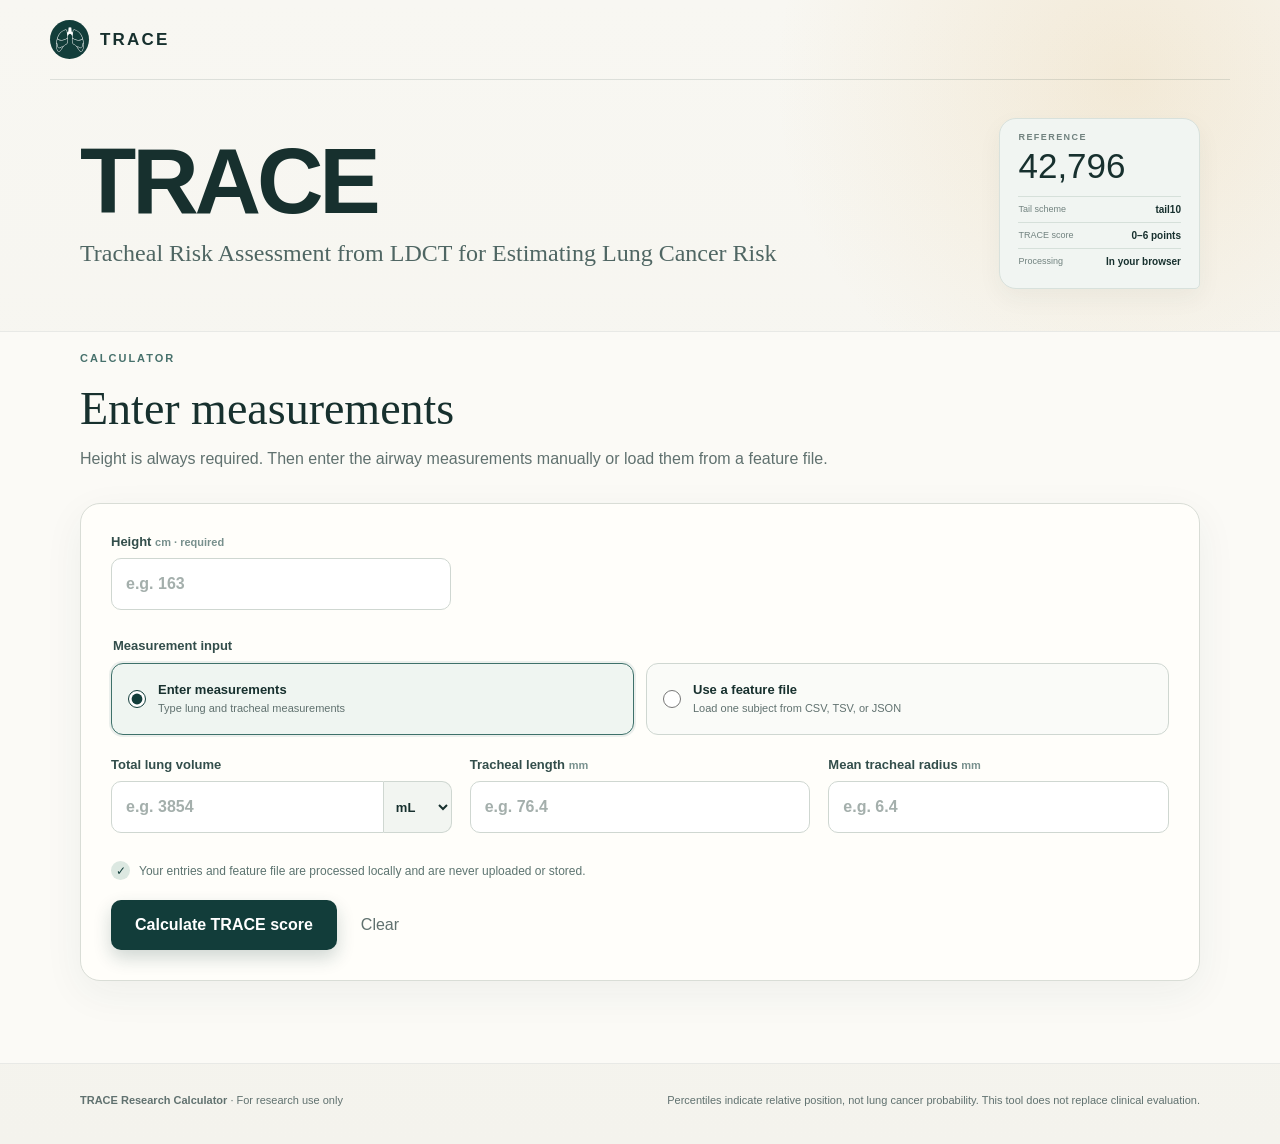
<file: index.html>
<!doctype html>
<html lang="en">
  <head>
    <meta charset="utf-8" />
    <meta name="viewport" content="width=device-width, initial-scale=1" />
    <meta
      name="description"
      content="Calculate TLTI, TLHI, TCDI phenotypes and TRACE risk groups using fixed parameters from the Discovery cohort."
    />
    <meta name="theme-color" content="#123d3a" />
    <title>TRACE Phenotype &amp; Risk Stratification Calculator</title>
    <link rel="stylesheet" href="assets/styles.css" />
  </head>
  <body>
    <div class="page-shell">
      <header class="site-header">
        <a class="brand" href="#top" aria-label="TRACE home">
          <span class="brand-mark" aria-hidden="true">
            <img src="assets/logo.svg" alt="" />
          </span>
          <strong>TRACE</strong>
        </a>
      </header>

      <main id="top">
        <section class="hero" aria-labelledby="hero-title">
          <div class="hero-copy">
            <h1 id="hero-title">TRACE</h1>
            <p class="hero-subtitle">Tracheal Risk Assessment from LDCT for Estimating Lung Cancer Risk</p>
          </div>
          <aside class="reference-card" aria-label="Reference cohort information">
            <span class="reference-label">REFERENCE</span>
            <strong>42,796</strong>
            <dl>
              <div><dt>Tail scheme</dt><dd>tail10</dd></div>
              <div><dt>TRACE score</dt><dd>0–6 points</dd></div>
              <div><dt>Processing</dt><dd>In your browser</dd></div>
            </dl>
          </aside>
        </section>

        <section class="calculator-section" id="calculator" aria-labelledby="calculator-title">
          <div class="section-heading">
            <p class="eyebrow">CALCULATOR</p>
            <h2 id="calculator-title">Enter measurements</h2>
            <p>Height is always required. Then enter the airway measurements manually or load them from a feature file.</p>
          </div>

          <form class="input-card" id="trace-form" novalidate>
            <div class="height-row">
              <label class="field">
                <span>Height <b>cm · required</b></span>
                <input
                  id="height"
                  name="heightCm"
                  type="number"
                  min="0"
                  step="any"
                  inputmode="decimal"
                  placeholder="e.g. 163"
                  required
                />
              </label>
            </div>

            <fieldset class="source-selector">
              <legend>Measurement input</legend>
              <div class="source-options">
                <label class="source-option">
                  <input type="radio" name="inputSource" value="manual" checked />
                  <span><strong>Enter measurements</strong><small>Type lung and tracheal measurements</small></span>
                </label>
                <label class="source-option">
                  <input type="radio" name="inputSource" value="file" />
                  <span><strong>Use a feature file</strong><small>Load one subject from CSV, TSV, or JSON</small></span>
                </label>
              </div>
            </fieldset>

            <div class="input-panel" id="manual-panel">
              <div class="field-grid">
                <label class="field">
                  <span>Total lung volume</span>
                  <span class="volume-control">
                    <input
                      id="lung-volume"
                      name="lungVolume"
                      type="number"
                      min="0"
                      step="any"
                      inputmode="decimal"
                      placeholder="e.g. 3854"
                      required
                    />
                    <select id="lung-volume-unit" name="lungVolumeUnit" aria-label="Lung volume unit">
                      <option value="ml">mL</option>
                      <option value="mm3">mm³</option>
                    </select>
                  </span>
                </label>
                <label class="field">
                  <span>Tracheal length <b>mm</b></span>
                  <input
                    id="trachea-length"
                    name="tracheaLengthMm"
                    type="number"
                    min="0"
                    step="any"
                    inputmode="decimal"
                    placeholder="e.g. 76.4"
                    required
                  />
                </label>
                <label class="field">
                  <span>Mean tracheal radius <b>mm</b></span>
                  <input
                    id="trachea-radius"
                    name="tracheaRadiusMm"
                    type="number"
                    min="0"
                    step="any"
                    inputmode="decimal"
                    placeholder="e.g. 6.4"
                    required
                  />
                </label>
              </div>
            </div>

            <div class="input-panel file-panel" id="file-panel" hidden>
              <label class="field file-field">
                <span>Feature file <b>CSV, TSV, or JSON</b></span>
                <input
                  id="feature-file"
                  name="featureFile"
                  type="file"
                  accept=".csv,.tsv,.txt,.json,text/csv,text/tab-separated-values,application/json"
                  disabled
                />
              </label>
              <p class="file-help">
                The file must contain exactly one record with
                <code>trachea_length</code> (mm), <code>trachea_radius_avg</code> (mm), and
                <code>total_lung_volume_mm3</code> (mm³).
              </p>
              <dl class="file-preview" id="file-preview" hidden>
                <div><dt>File</dt><dd id="feature-file-name">—</dd></div>
                <div><dt>Lung volume</dt><dd id="feature-volume">—</dd></div>
                <div><dt>Tracheal length</dt><dd id="feature-length">—</dd></div>
                <div><dt>Mean tracheal radius</dt><dd id="feature-radius">—</dd></div>
              </dl>
            </div>

            <p class="privacy-note">
              <span aria-hidden="true">✓</span>
              Your entries and feature file are processed locally and are never uploaded or stored.
            </p>
            <div class="form-actions">
              <button class="primary-button" type="submit">Calculate TRACE score</button>
              <button class="text-button" type="reset">Clear</button>
            </div>
            <p class="form-error" id="form-error" role="alert" hidden></p>
          </form>

          <section class="results" id="results" aria-live="polite" hidden>
            <div class="result-summary">
              <div>
                <p class="eyebrow">YOUR TRACE RESULT</p>
                <h2>TRACE score</h2>
                <p class="result-caption">Sum of the three tail10 phenotype points</p>
              </div>
              <div class="score-display" aria-label="TRACE score">
                <strong id="score-value">—</strong><span>/ 6</span>
              </div>
              <div class="risk-display">
                <span>RISK GROUP</span>
                <strong id="risk-value">—</strong>
                <small id="risk-range">—</small>
              </div>
            </div>

            <div class="phenotype-grid" id="phenotype-grid"></div>

            <div class="score-strip" aria-label="TRACE score risk ranges">
              <div class="strip-labels"><span>Low risk 0–2</span><span>Intermediate risk 3–4</span><span>High risk 5–6</span></div>
              <div class="strip-track">
                <span class="strip-low"></span><span class="strip-intermediate"></span><span class="strip-high"></span>
                <i id="score-marker" aria-hidden="true"></i>
              </div>
            </div>
          </section>
        </section>

      </main>

      <footer>
        <p><strong>TRACE Research Calculator</strong> · For research use only</p>
        <p>Percentiles indicate relative position, not lung cancer probability. This tool does not replace clinical evaluation.</p>
      </footer>
    </div>

    <script src="assets/reference-data.js"></script>
    <script src="assets/calculator.js"></script>
    <script src="assets/app.js"></script>
  </body>
</html>
</file>
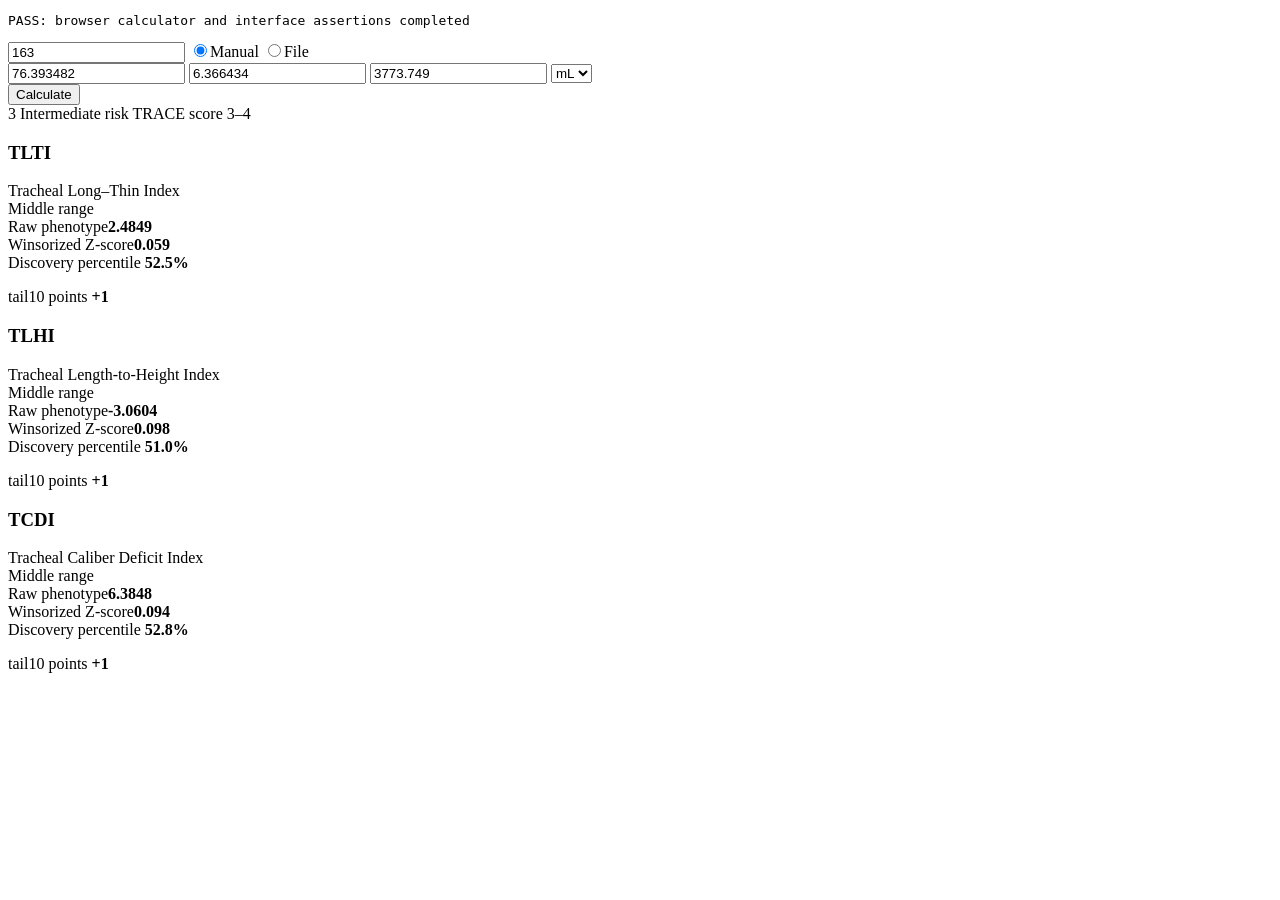
<file: tests/browser-test.html>
<!doctype html>
<html lang="en">
  <head><meta charset="utf-8"><title>TRACE browser test</title></head>
  <body data-status="RUNNING">
    <pre id="output">RUNNING</pre>
    <form id="trace-form">
      <input id="height" required>
      <label><input type="radio" name="inputSource" value="manual" checked>Manual</label>
      <label><input type="radio" name="inputSource" value="file">File</label>
      <div id="manual-panel">
        <input id="trachea-length" required>
        <input id="trachea-radius" required>
        <input id="lung-volume" required>
        <select id="lung-volume-unit"><option value="ml">mL</option></select>
      </div>
      <div id="file-panel" hidden>
        <input id="feature-file" type="file" disabled>
        <dl id="file-preview" hidden>
          <div><dd id="feature-file-name"></dd></div>
          <div><dd id="feature-volume"></dd></div>
          <div><dd id="feature-length"></dd></div>
          <div><dd id="feature-radius"></dd></div>
        </dl>
      </div>
      <button type="submit">Calculate</button>
    </form>
    <p id="form-error" hidden></p>
    <section id="results" hidden>
      <span id="score-value"></span>
      <span id="risk-value"></span>
      <span id="risk-range"></span>
      <div id="phenotype-grid"></div>
      <i id="score-marker"></i>
    </section>
    <script src="../assets/reference-data.js"></script>
    <script src="../assets/calculator.js"></script>
    <script src="../assets/app.js"></script>
    <script>
      (async function () {
        const output = document.getElementById("output");
        function assert(condition, message) {
          if (!condition) throw new Error(message);
        }
        async function waitFor(condition, message) {
          for (let attempt = 0; attempt < 100; attempt += 1) {
            if (condition()) return;
            await new Promise((resolve) => window.setTimeout(resolve, 10));
          }
          throw new Error(message);
        }
        try {
          const median = TRACECalculator.calculate({
            tracheaLengthMm: 76.393482,
            tracheaRadiusMm: 6.366434,
            lungVolumeMl: 3773.749,
            heightCm: 163,
          }, TRACE_REFERENCE);
          assert(median.score === 3, `median-like score: ${median.score}`);
          assert(median.riskGroup === "Intermediate", `median-like risk: ${median.riskGroup}`);

          const low = TRACECalculator.calculate({
            tracheaLengthMm: 50,
            tracheaRadiusMm: 10,
            lungVolumeMl: 1200,
            heightCm: 190,
          }, TRACE_REFERENCE);
          assert(low.score === 0 && low.riskGroup === "Low", "low case failed");

          const high = TRACECalculator.calculate({
            tracheaLengthMm: 130,
            tracheaRadiusMm: 3.5,
            lungVolumeMl: 9900,
            heightCm: 133,
          }, TRACE_REFERENCE);
          assert(high.score === 6 && high.riskGroup === "High", "high case failed");

          assert(
            Math.abs(median.phenotypes.TLTI.raw - Math.log(76.393482 / 6.366434)) < 1e-12,
            "TLTI formula failed",
          );

          const parsed = TRACECalculator.parseFeatureFile(
            "trachea_length,trachea_radius_avg,total_lung_volume_mm3\n76.393482,6.366434,3773749",
            "features.csv",
          );
          assert(parsed.lungVolumeMl === 3773.749, "feature-file volume conversion failed");
          const parsedJson = TRACECalculator.parseFeatureFile(JSON.stringify({
            trachea_length: 76.393482,
            trachea_radius_avg: 6.366434,
            total_lung_volume_mm3: 3773749,
          }), "features.json");
          assert(parsedJson.tracheaLengthMm === parsed.tracheaLengthMm, "JSON feature parsing failed");
          let multipleRowsRejected = false;
          try {
            TRACECalculator.parseFeatureFile(
              "trachea_length,trachea_radius_avg,total_lung_volume_mm3\n76,6,3700000\n77,7,3800000",
              "features.csv",
            );
          } catch (error) {
            multipleRowsRejected = /exactly one subject record/.test(error.message);
          }
          assert(multipleRowsRejected, "multiple feature records were not rejected");

          const fileRadio = document.querySelector('input[name="inputSource"][value="file"]');
          fileRadio.checked = true;
          fileRadio.dispatchEvent(new Event("change"));
          assert(document.getElementById("manual-panel").hidden, "manual panel did not hide");
          assert(!document.getElementById("file-panel").hidden, "file panel did not show");
          assert(document.getElementById("feature-file").required, "feature file is not required in file mode");

          const featureFile = new File([
            "trachea_length,trachea_radius_avg,total_lung_volume_mm3\n76.393482,6.366434,3773749",
          ], "features.csv", { type: "text/csv" });
          const fileTransfer = new DataTransfer();
          fileTransfer.items.add(featureFile);
          document.getElementById("feature-file").files = fileTransfer.files;
          document.getElementById("feature-file").dispatchEvent(new Event("change"));
          document.getElementById("height").value = 163;
          await waitFor(
            () => !document.getElementById("file-preview").hidden,
            "feature preview did not render",
          );
          document.getElementById("trace-form").requestSubmit();
          await new Promise((resolve) => window.setTimeout(resolve, 0));
          assert(document.getElementById("score-value").textContent === "3", "file-mode score failed");

          const manualRadio = document.querySelector('input[name="inputSource"][value="manual"]');
          manualRadio.checked = true;
          manualRadio.dispatchEvent(new Event("change"));

          document.getElementById("trachea-length").value = 76.393482;
          document.getElementById("trachea-radius").value = 6.366434;
          document.getElementById("lung-volume").value = 3773.749;
          document.getElementById("height").value = 163;
          document.getElementById("trace-form").requestSubmit();
          await new Promise((resolve) => window.setTimeout(resolve, 0));
          assert(!document.getElementById("results").hidden, "results did not render");
          assert(document.getElementById("score-value").textContent === "3", "rendered score failed");
          assert(document.getElementById("risk-value").textContent === "Intermediate risk", "rendered risk label failed");
          assert(!/[\u3400-\u9fff]/.test(document.getElementById("phenotype-grid").textContent), "dynamic interface contains Chinese text");
          document.body.dataset.status = "PASS";
          output.textContent = "PASS: browser calculator and interface assertions completed";
        } catch (error) {
          document.body.dataset.status = "FAIL";
          output.textContent = `FAIL: ${error.message}`;
        }
      })();
    </script>
  </body>
</html>
</file>
<file: assets/styles.css>
:root {
  --ink: #17302e;
  --muted: #60716f;
  --paper: #f4f3ed;
  --card: #fffefa;
  --forest: #123d3a;
  --forest-soft: #dce8e1;
  --rose: #ba675e;
  --line: #d9ddd6;
  --shadow: 0 24px 70px rgba(31, 61, 57, 0.12);
  color-scheme: light;
  font-family: Inter, ui-sans-serif, -apple-system, BlinkMacSystemFont, "Segoe UI",
    Arial, sans-serif;
  font-synthesis: none;
}

* { box-sizing: border-box; }

html { scroll-behavior: smooth; }

body {
  margin: 0;
  color: var(--ink);
  background:
    radial-gradient(circle at 88% 7%, rgba(214, 163, 74, 0.16), transparent 22rem),
    linear-gradient(180deg, #f8f7f2 0, var(--paper) 100%);
}

button, input, select { font: inherit; }

a { color: inherit; }

.page-shell { min-height: 100vh; overflow: hidden; }

.site-header {
  width: min(1180px, calc(100% - 40px));
  margin: 0 auto;
  min-height: 80px;
  display: flex;
  align-items: center;
  border-bottom: 1px solid rgba(23, 48, 46, 0.12);
}

.brand {
  display: inline-flex;
  gap: 11px;
  align-items: center;
  text-decoration: none;
}

.brand-mark {
  width: 39px;
  height: 39px;
  border-radius: 50%;
  display: grid;
  place-items: center;
  color: white;
  background: var(--forest);
}

.brand-mark img {
  display: block;
  width: 28px;
  height: 25px;
}

.brand strong { display: block; letter-spacing: 0.13em; font-size: 17px; }

.hero {
  width: min(1120px, calc(100% - 40px));
  margin: 0 auto;
  padding: 38px 0 42px;
  display: grid;
  grid-template-columns: minmax(0, 1.8fr) minmax(190px, 0.42fr);
  gap: 60px;
  align-items: center;
}

.eyebrow {
  margin: 0 0 18px;
  color: #47716c;
  font-size: 11px;
  font-weight: 750;
  letter-spacing: 0.18em;
}

h1, h2, h3, p { margin-top: 0; }

h1 {
  max-width: 780px;
  margin-bottom: 12px;
  font-family: Inter, ui-sans-serif, -apple-system, BlinkMacSystemFont, "Segoe UI", Arial, sans-serif;
  font-size: clamp(66px, 7.2vw, 96px);
  font-weight: 700;
  line-height: .95;
  letter-spacing: -0.045em;
}

.hero-subtitle {
  max-width: 700px;
  margin-bottom: 0;
  color: #4f6663;
  font-family: Georgia, "Times New Roman", serif;
  font-size: clamp(18px, 1.9vw, 24px);
  line-height: 1.35;
}

.reference-card {
  width: min(100%, 218px);
  justify-self: end;
  padding: 13px 18px 14px;
  border: 1px solid #d8e1dc;
  border-radius: 17px 17px 5px 17px;
  color: var(--ink);
  background: #f1f5f2;
  box-shadow: 0 9px 24px rgba(31, 61, 57, 0.05);
}

.reference-label {
  display: block;
  margin-bottom: 4px;
  color: #71827f;
  font-size: 9px;
  font-weight: 750;
  letter-spacing: 0.16em;
}

.reference-card > strong {
  display: block;
  font-family: inherit;
  font-size: 35px;
  font-weight: 500;
}

.reference-card dl { margin: 10px 0 0; }
.reference-card dl div { display: flex; justify-content: space-between; gap: 10px; padding: 7px 0; border-top: 1px solid #d6e0da; }
.reference-card dt { color: #71827f; font-size: 9px; }
.reference-card dd { margin: 0; font-size: 10px; font-weight: 700; }

.calculator-section {
  padding: 20px max(20px, calc((100% - 1120px) / 2)) 82px;
  background: #fbfaf6;
  border-top: 1px solid rgba(23, 48, 46, 0.08);
  border-bottom: 1px solid rgba(23, 48, 46, 0.08);
}

.section-heading { max-width: 760px; margin-bottom: 31px; }
.section-heading h2 { margin-bottom: 10px; font-family: Georgia, "Times New Roman", serif; font-size: clamp(31px, 4vw, 46px); font-weight: 500; }
.section-heading > p:last-child { color: var(--muted); line-height: 1.7; }

.input-card { padding: 30px; border: 1px solid var(--line); border-radius: 20px; background: var(--card); box-shadow: 0 12px 40px rgba(35, 64, 60, .06); }
.height-row { max-width: 340px; }
.field-grid { display: grid; grid-template-columns: repeat(auto-fit, minmax(210px, 1fr)); gap: 18px; }
.field { display: grid; gap: 9px; color: #334e4b; font-size: 13px; font-weight: 700; }
.field b { color: #78908d; font-size: 11px; }

.source-selector { min-width: 0; margin: 28px 0 20px; padding: 0; border: 0; }
.source-selector legend { margin-bottom: 10px; color: #334e4b; font-size: 13px; font-weight: 750; }
.source-options { display: grid; grid-template-columns: repeat(2, minmax(0, 1fr)); gap: 12px; }
.source-option { display: flex; gap: 12px; align-items: center; min-height: 72px; padding: 14px 16px; border: 1px solid #cfd7d1; border-radius: 12px; background: #fafbf8; cursor: pointer; }
.source-option:has(input:checked) { border-color: #3e716a; background: #eff5f1; box-shadow: 0 0 0 2px rgba(62, 113, 106, .1); }
.source-option input { width: 18px; min-height: auto; height: 18px; margin: 0; accent-color: var(--forest); }
.source-option span { display: grid; gap: 4px; }
.source-option strong { color: var(--ink); font-size: 13px; }
.source-option small { color: var(--muted); font-size: 11px; line-height: 1.35; }

.input-panel { padding-top: 2px; }
.file-panel { padding: 20px; border: 1px dashed #bfcac3; border-radius: 13px; background: #f8faf7; }
.file-field { max-width: 560px; }
.file-field input { min-height: auto; padding: 11px; background: white; }
.file-field input::file-selector-button { margin-right: 12px; padding: 8px 12px; border: 0; border-radius: 7px; color: white; background: var(--forest); cursor: pointer; font-weight: 700; }
.file-help { margin: 12px 0 0; color: var(--muted); font-size: 11px; line-height: 1.65; }
.file-help code { color: #345d59; font-size: 10px; }
.file-preview { display: grid; grid-template-columns: repeat(4, minmax(0, 1fr)); gap: 1px; margin: 18px 0 0; overflow: hidden; border: 1px solid #d7dfd9; border-radius: 10px; background: #d7dfd9; }
.file-preview div { min-width: 0; padding: 11px 12px; background: white; }
.file-preview dt { margin-bottom: 5px; color: var(--muted); font-size: 9px; text-transform: uppercase; letter-spacing: .06em; }
.file-preview dd { margin: 0; overflow-wrap: anywhere; color: var(--ink); font-size: 12px; font-weight: 700; }

input, select {
  width: 100%;
  border: 1px solid #cfd7d1;
  border-radius: 10px;
  color: var(--ink);
  background: #fff;
  outline: none;
  transition: border-color .15s, box-shadow .15s;
}

input { min-height: 52px; padding: 0 14px; font-size: 16px; }
select { width: 82px; min-height: 52px; padding: 0 8px; border-left: 0; border-radius: 0 10px 10px 0; background: #f2f5f1; }
input:focus, select:focus { border-color: #3e716a; box-shadow: 0 0 0 3px rgba(62, 113, 106, .12); }
input::placeholder { color: #a4afac; }
.volume-control { display: flex; }
.volume-control input { border-radius: 10px 0 0 10px; }

.privacy-note { display: flex; gap: 9px; align-items: center; margin: 28px 0 20px; color: #5d7470; font-size: 12px; }
.privacy-note span { display: grid; place-items: center; width: 19px; height: 19px; border-radius: 50%; color: var(--forest); background: var(--forest-soft); font-weight: 800; }
.form-actions { display: flex; align-items: center; gap: 18px; }
.primary-button { min-height: 50px; padding: 0 24px; border: 0; border-radius: 10px; color: white; background: var(--forest); cursor: pointer; font-weight: 750; box-shadow: 0 8px 18px rgba(18, 61, 58, .2); }
.primary-button:hover { background: #19514d; }
.primary-button:focus-visible, .text-button:focus-visible { outline: 3px solid rgba(214, 163, 74, .45); outline-offset: 2px; }
.text-button { border: 0; color: var(--muted); background: transparent; cursor: pointer; }
.form-error { margin: 18px 0 0; padding: 12px 14px; border-left: 3px solid var(--rose); color: #8b3e38; background: #fbefed; font-size: 13px; }

.results { margin-top: 20px; }
.result-summary { display: grid; grid-template-columns: 1fr auto minmax(180px, .45fr); align-items: center; gap: 38px; padding: 30px 34px; border-radius: 20px 20px 6px 20px; color: white; background: var(--forest); box-shadow: var(--shadow); }
.result-summary .eyebrow { margin-bottom: 10px; color: #b7cbc5; }
.result-summary h2 { margin-bottom: 4px; font-family: Georgia, serif; font-size: 30px; font-weight: 500; }
.result-caption { margin: 0; color: #b9cbc6; font-size: 12px; }
.score-display { display: flex; align-items: baseline; gap: 7px; padding: 0 40px; border-left: 1px solid rgba(255,255,255,.16); border-right: 1px solid rgba(255,255,255,.16); }
.score-display strong { font-family: Georgia, serif; font-size: 64px; font-weight: 500; line-height: 1; }
.score-display span { color: #b8c9c4; }
.risk-display { display: grid; gap: 4px; }
.risk-display span { color: #b9cbc6; font-size: 11px; letter-spacing: .1em; }
.risk-display strong { font-size: 24px; }
.risk-display small { color: #b9cbc6; }

.phenotype-grid { display: grid; grid-template-columns: repeat(3, 1fr); gap: 18px; margin-top: 18px; }
.phenotype-card { padding: 26px; border: 1px solid var(--line); border-radius: 16px; background: var(--card); }
.phenotype-top { display: flex; justify-content: space-between; gap: 18px; align-items: flex-start; }
.phenotype-title { margin-bottom: 4px; font-size: 22px; letter-spacing: .05em; }
.phenotype-name { color: var(--muted); font-size: 11px; }
.group-badge { padding: 6px 10px; border-radius: 99px; font-size: 11px; font-weight: 800; }
.group-Low { color: #345d45; background: #dceadd; }
.group-Intermediate { color: #7f5b16; background: #f4e7c9; }
.group-High { color: #8b3f39; background: #f4dcd8; }
.phenotype-metrics { display: grid; grid-template-columns: 1fr 1fr; gap: 12px; margin: 24px 0 22px; }
.phenotype-metrics div { padding: 12px; border-radius: 9px; background: #f4f5f0; }
.phenotype-metrics span { display: block; color: var(--muted); font-size: 10px; }
.phenotype-metrics strong { display: block; margin-top: 5px; font-size: 16px; }
.percentile-row { display: flex; justify-content: space-between; margin-bottom: 8px; color: var(--muted); font-size: 11px; }
.percentile-row strong { color: var(--ink); }
.percentile-track { height: 7px; overflow: hidden; border-radius: 99px; background: #e4e7e1; }
.percentile-track i { display: block; height: 100%; border-radius: inherit; background: linear-gradient(90deg, #70988d, var(--forest)); }
.points { margin: 15px 0 0; color: var(--muted); font-size: 11px; text-align: right; }
.points strong { color: var(--ink); }

.score-strip { padding: 25px 34px 6px; }
.strip-labels { display: grid; grid-template-columns: 3fr 2fr 2fr; margin-bottom: 9px; color: var(--muted); font-size: 11px; }
.strip-labels span:nth-child(2) { text-align: center; }
.strip-labels span:last-child { text-align: right; }
.strip-track { position: relative; display: grid; grid-template-columns: 3fr 2fr 2fr; height: 11px; gap: 3px; }
.strip-track span { display: block; }
.strip-low { border-radius: 99px 2px 2px 99px; background: #9fbca4; }
.strip-intermediate { background: #dfbd73; }
.strip-high { border-radius: 2px 99px 99px 2px; background: #c77c73; }
.strip-track i { position: absolute; top: -6px; width: 3px; height: 23px; border-radius: 9px; background: var(--ink); transform: translateX(-50%); transition: left .35s ease; }

footer { width: min(1120px, calc(100% - 40px)); margin: 0 auto; padding: 30px 0 38px; display: flex; justify-content: space-between; gap: 30px; color: var(--muted); font-size: 11px; }
footer p { margin: 0; }

@media (max-width: 850px) {
  .hero { grid-template-columns: 1fr; gap: 24px; padding-top: 40px; }
  .reference-card { width: min(100%, 218px); justify-self: start; }
  .result-summary { grid-template-columns: 1fr auto; }
  .risk-display { grid-column: 1 / -1; padding-top: 20px; border-top: 1px solid rgba(255,255,255,.16); }
  .phenotype-grid { grid-template-columns: 1fr; }
  .file-preview { grid-template-columns: repeat(2, minmax(0, 1fr)); }
}

@media (max-width: 560px) {
  .site-header { min-height: 76px; }
  h1 { font-size: 62px; }
  .hero { padding: 34px 0 40px; }
  .hero-subtitle { font-size: 19px; }
  .calculator-section { padding-top: 20px; }
  .field-grid { grid-template-columns: 1fr; }
  .height-row { max-width: none; }
  .source-options { grid-template-columns: 1fr; }
  .file-preview { grid-template-columns: 1fr; }
  .input-card { padding: 24px 20px; }
  .result-summary { gap: 20px; padding: 26px 22px; }
  .score-display { padding: 0 0 0 20px; border-right: 0; }
  .score-display strong { font-size: 52px; }
  .score-strip { padding-inline: 10px; }
  footer { flex-direction: column; gap: 8px; }
}

@media (prefers-reduced-motion: reduce) {
  html { scroll-behavior: auto; }
  *, *::before, *::after { transition-duration: .01ms !important; }
}
</file>
